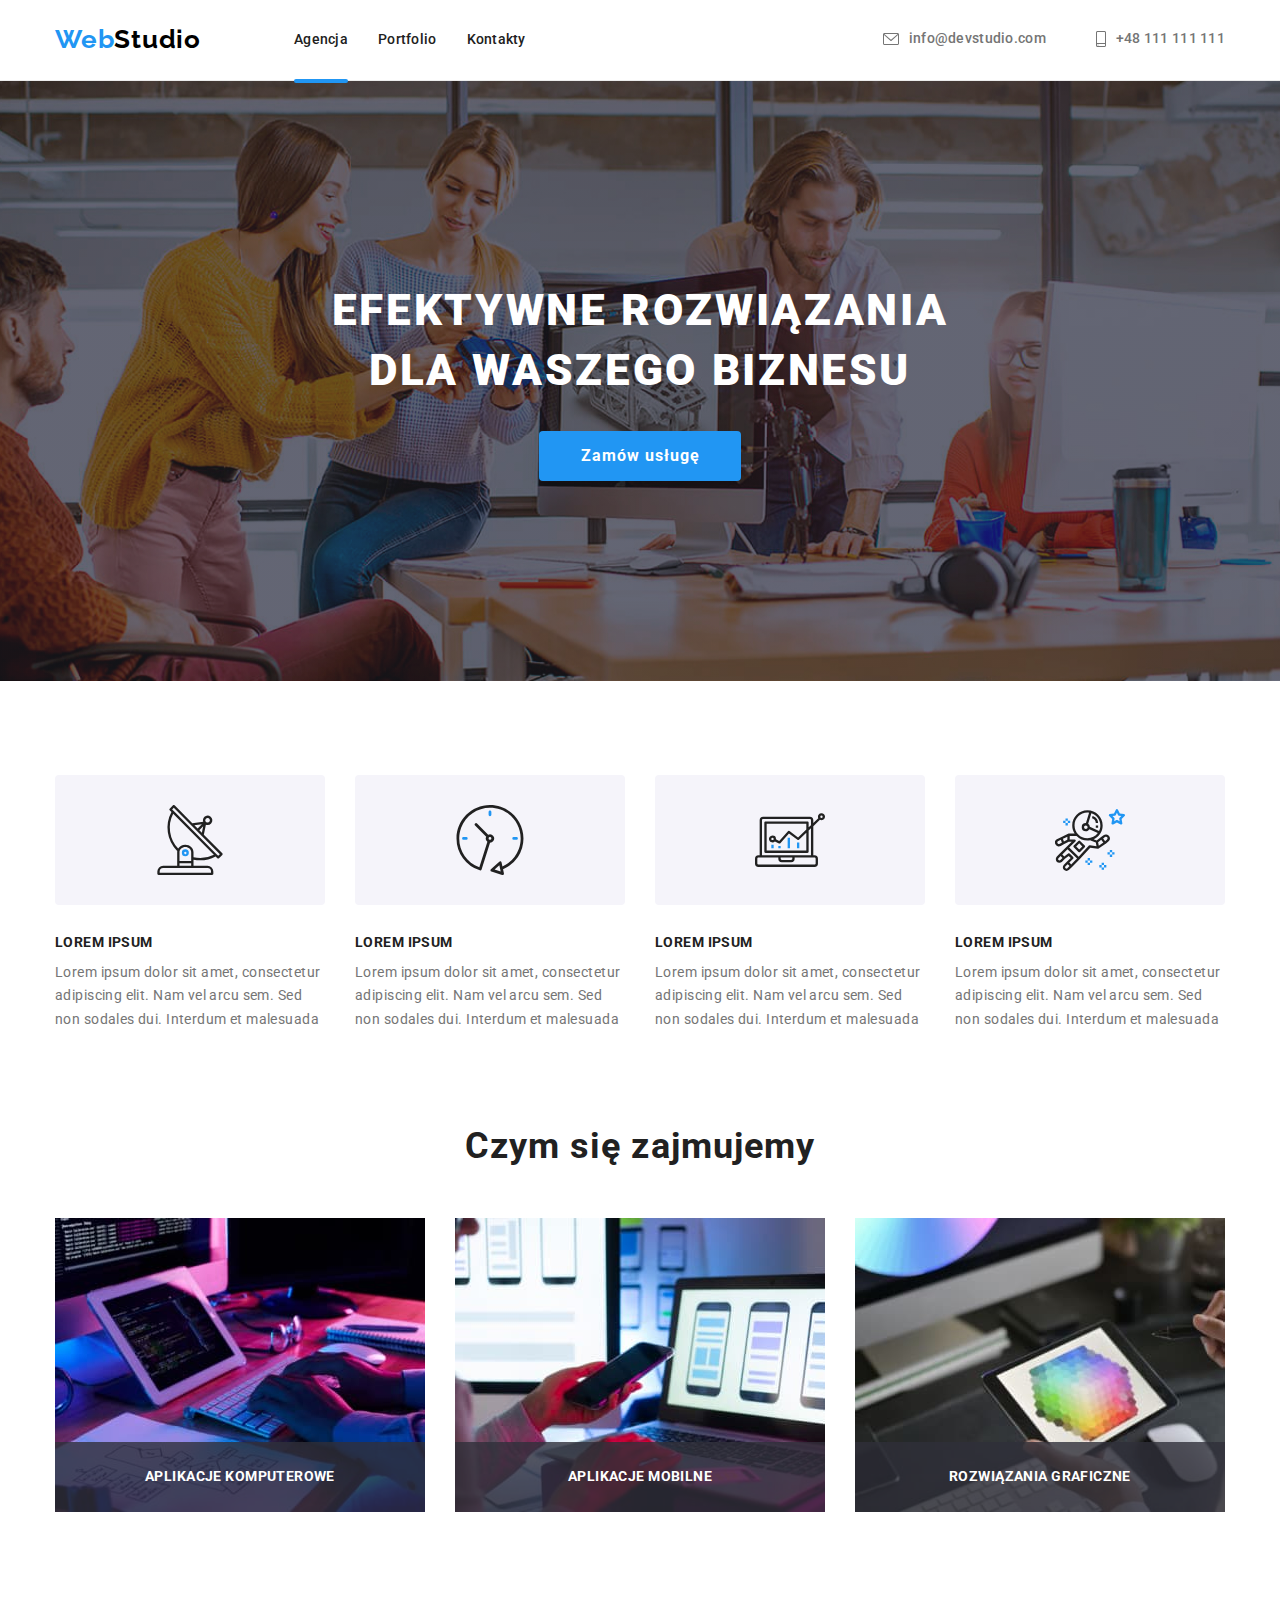
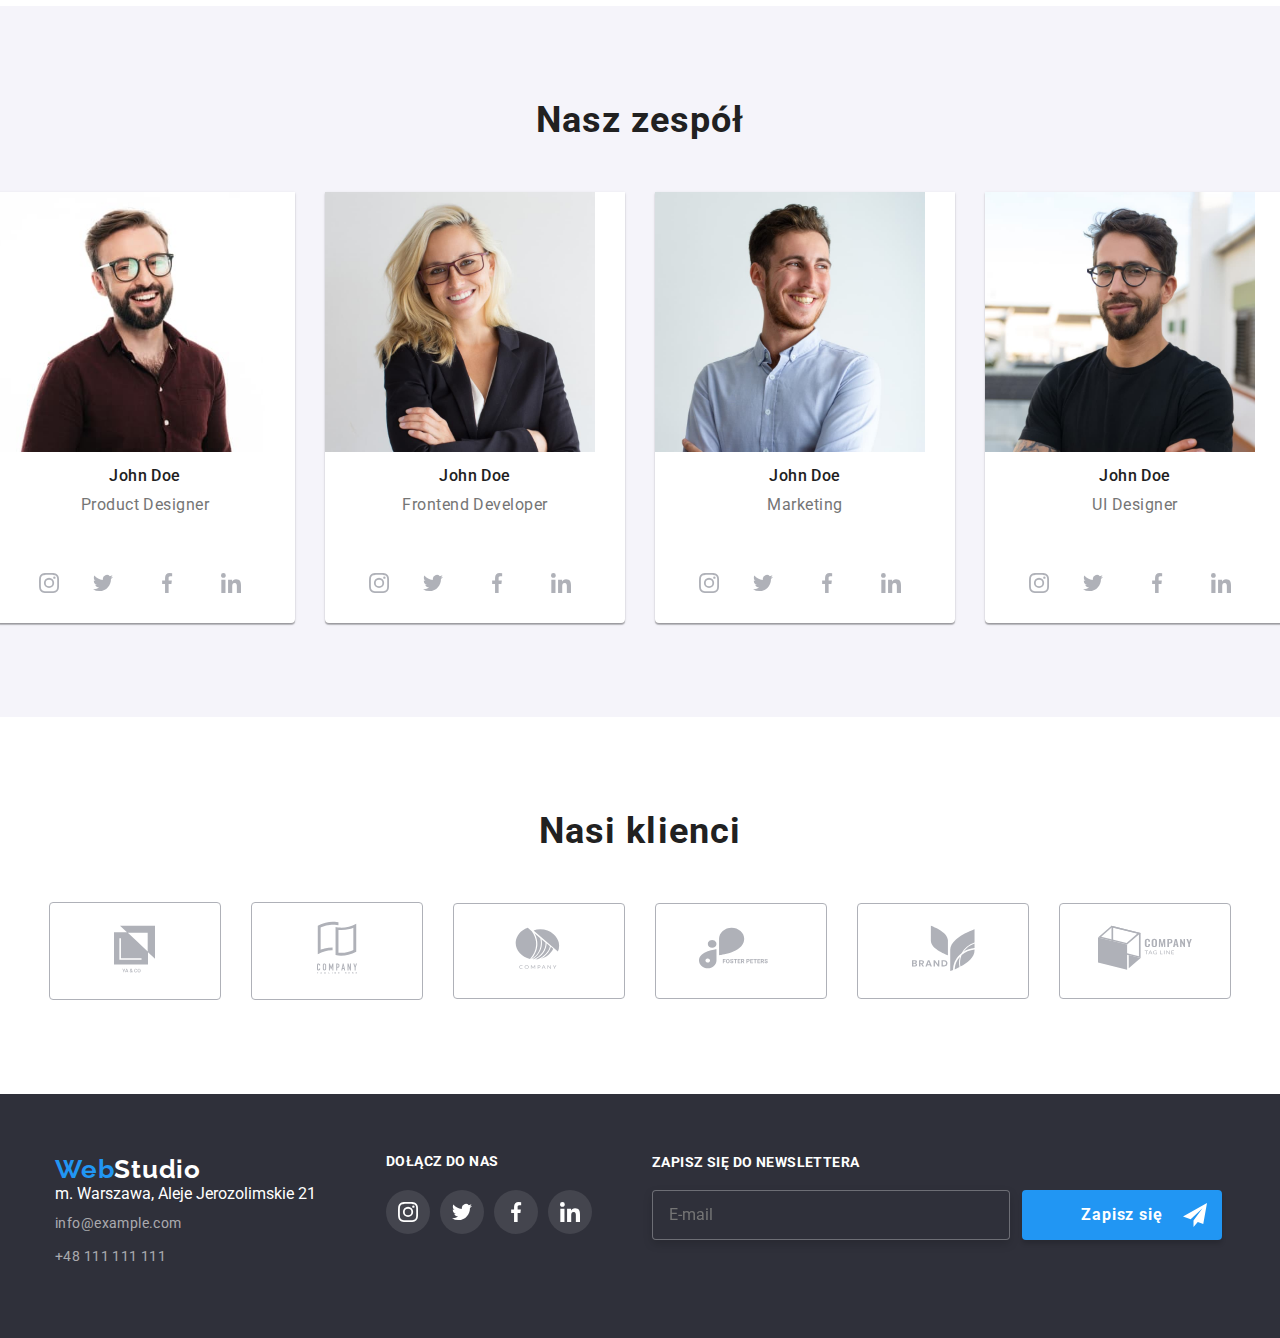
<file: index.html>
<!DOCTYPE html>
<html lang="pl">
    <head>
        <meta charset="utf-8" />
        <title>Studio</title>
        <link
            rel="stylesheet"
            href="https://cdnjs.cloudflare.com/ajax/libs/modern-normalize/1.0.0/modern-normalize.min.css"
        />
        <link rel="stylesheet" href="./css/styles.css" />
        <link rel="preconnect" href="https://fonts.googleapis.com" />
        <link rel="preconnect" href="https://fonts.gstatic.com" crossorigin />
        <link
            href="https://fonts.googleapis.com/css2?family=Raleway:wght@700&family=Roboto:wght@400;500;700;900&display=swap"
            rel="stylesheet"
        />
    </head>
    <body>
        <header class="page-header">
            <div class="container">
                <nav>

                
                    <a href="index.html"
                        >Web<span class="studio-black">Studio</span></a
                    >
                    <ul class="nav-list">
                        <li><a class="active-link" href="#">Agencja</a></li>
                        <li><a href="portfolio.html">Portfolio</a></li>
                        <li><a href="#">Kontakty</a></li>
                    </ul>
                </nav>
                <aside class="contacts">
                    <div class="mail">
                    <a href="mailto:info@devstudio.com"><svg class="envelope-icon" width="16" height="12">
                        <use href="./images/icons.svg#message"></use>
                    </svg>info@devstudio.com</a>
                    
                    </div>
                    <div class="tel">
                    <a href="tel:48111111111"><svg class="smartphone-icon" width="10" height="16">
                        <use href="./images/icons.svg#phone"></use>
                        </svg>+48 111 111 111</a>
                    </div>
                </aside>
            </div>
        </header>
        <main>
            <section class="section-content">
                <div class="container heading">
                    <h1 class="first-heading">
                        EFEKTYWNE ROZWIĄZANIA <br />
                        DLA WASZEGO BIZNESU
                    </h1>
                    <button class="order" type="button" data-modal-open>
                        <span class="text-order">Zamów usługę</span>
                    </button>
                </div>
            </section>

            <section class="section-list">
                <div class="container">
                    <ul class="lorem-list">
                        <li>
                            <div class="our-atributes">
                                <svg width="70" height="70">
                                    <use href="./images/icons.svg#satelite"></use>
                                </svg>
                            </div>
                            <h3>LOREM IPSUM</h3>
                            <p>
                                Lorem ipsum dolor sit amet, consectetur
                                adipiscing elit. Nam vel arcu sem. Sed non
                                sodales dui. Interdum et malesuada
                            </p>
                        </li>
                        <li>
                            <div class="our-atributes">
                                <svg width="70" height="70">
                                    <use href="./images/icons.svg#clock"></use>
                                </svg>
                            </div>
                            <h3>LOREM IPSUM</h3>
                            <p>
                                Lorem ipsum dolor sit amet, consectetur
                                adipiscing elit. Nam vel arcu sem. Sed non
                                sodales dui. Interdum et malesuada
                            </p>
                        </li>
                        <li>
                            <div class="our-atributes">
                                <svg width="70" height="70">
                                    <use href="./images/icons.svg#diagram1"></use>
                                </svg>
                            </div>
                            <h3>LOREM IPSUM</h3>
                            <p>
                                Lorem ipsum dolor sit amet, consectetur
                                adipiscing elit. Nam vel arcu sem. Sed non
                                sodales dui. Interdum et malesuada
                            </p>
                        </li>
                        <li>
                            <div class="our-atributes">
                                <svg width="70" height="70">
                                    <use href="./images/icons.svg#astronaut"></use>
                                </svg>
                            </div>
                            <h3>LOREM IPSUM</h3>
                            <p>
                                Lorem ipsum dolor sit amet, consectetur
                                adipiscing elit. Nam vel arcu sem. Sed non
                                sodales dui. Interdum et malesuada
                            </p>
                        </li>
                    </ul>
                </div>
            </section>

            <section class="section">
                <h2 class="second-heading-one">Czym się zajmujemy</h2>
                <div class="container images">
                <ul class="images">
                    <li><div class="offers">
                        <img
                            src="images/tablet.jpg"
                            alt="tablet"
                            width="370"
                            height="294"
                        />
                        <p>APLIKACJE KOMPUTEROWE</p></div>
                    </li>
                    <li><div class="offers">
                        <img
                            src="images/laptop.jpg"
                            alt="laptop"
                            width="370"
                            height="294"
                        />
                        <p>APLIKACJE MOBILNE</p></div>
                    </li>
                    <li><div class="offers">
                        <img
                            src="images/telephone.jpg"
                            alt="telephone"
                            width="370"
                            height="294"
                        />
                        <p>ROZWIĄZANIA GRAFICZNE</p>
                    </div></li>
                </ul>
                </div>
            </section>

            <section class="section-cards">
                <h2 class="second-heading">Nasz zespół</h2>
                <div class="container">
                <ul class="cards">
                    <li>
                        <figure>
                            <img class="image"
                                src="images/p1.jpg"
                                alt="a man with glassess"
                                width="270"
                                height="260"
                            />
                            <figcaption class="job-list">
                                <h3>John Doe</h3>
                                <span>Product Designer</span>
                            </figcaption>
                        </figure>
                        <div class="social-media">
                        <a class="instagram-icon" href="#"><svg width="20" height="20">
                            <use href="./images/icons.svg#instagram"></use>
                        </svg></a>
                        <a class="twitter-icon" href="#"><svg width="20" height="20">
                            <use href="./images/icons.svg#twitter"></use>
                        </svg></a>
                        <a class="facebook-icon"><svg width="20" height="20">
                            <use href="./images/icons.svg#facebook"></use>
                        </svg></a>
                        <a class="linkedin-icon"><svg width="20" height="20">
                            <use href="./images/icons.svg#likedin"></use>
                        </svg></a>
                        </div>
                    </li>
                    <li>
                        <figure>
                            <img class="image"
                                src="images/p2.jpg"
                                alt="a woman with blond hair"
                                width="270"
                                height="260"
                            />
                            <figcaption class="job-list">
                                <h3>John Doe</h3>
                                <span>Frontend Developer</span>
                            </figcaption>
                        </figure>
                        <div class="social-media">
                            <a class="instagram-icon" href="#"><svg width="20" height="20">
                                <use href="./images/icons.svg#instagram"></use>
                            </svg></a>
                            <a class="twitter-icon" href="#"><svg width="20" height="20">
                                <use href="./images/icons.svg#twitter"></use>
                            </svg></a>
                            <a class="facebook-icon"><svg width="20" height="20">
                                <use href="./images/icons.svg#facebook"></use>
                            </svg></a>
                            <a class="linkedin-icon"><svg width="20" height="20">
                                <use href="./images/icons.svg#likedin"></use>
                            </svg></a>
                            </div>  
                    </li>
                    <li>
                        <figure>
                            <img class="image"
                                src="images/p3.jpg"
                                alt="a man in blue shirt"
                                width="270"
                                height="260"
                            />

                            <figcaption class="job-list">
                                <h3>John Doe</h3>
                                <span> Marketing</span>
                            </figcaption>
                        </figure>
                        <div class="social-media">
                            <a class="instagram-icon" href="#"><svg width="20" height="20">
                                <use href="./images/icons.svg#instagram"></use>
                            </svg></a>
                            <a class="twitter-icon" href="#"><svg width="20" height="20">
                                <use href="./images/icons.svg#twitter"></use>
                            </svg></a>
                            <a class="facebook-icon"><svg width="20" height="20">
                                <use href="./images/icons.svg#facebook"></use>
                            </svg></a>
                            <a class="linkedin-icon"><svg width="20" height="20">
                                <use href="./images/icons.svg#likedin"></use>
                            </svg></a>
                            </div>  
                    </li>
                    <li>
                        <figure>
                            <img class="image"
                                src="images/p4.jpg"
                                alt="a man in a T-shirt"
                                width="270"
                                height="260"
                            />
                            <figcaption class="job-list">
                                <h3>John Doe</h3>
                                <span> UI Designer</span>
                            </figcaption>
                        </figure>
                        <div class="social-media">
                            <a class="instagram-icon" href="#"><svg width="20" height="20">
                                <use href="./images/icons.svg#instagram"></use>
                            </svg></a>
                            <a class="twitter-icon" href="#"><svg width="20" height="20">
                                <use href="./images/icons.svg#twitter"></use>
                            </svg></a>
                            <a class="facebook-icon" href="#"><svg width="20" height="20">
                                <use href="./images/icons.svg#facebook"></use>
                            </svg></a>
                            <a class="linkedin-icon" href="#"><svg width="20" height="20">
                                <use href="./images/icons.svg#likedin"></use>
                            </svg></a>
                            </div>
                    </li>
                </ul>
                </div>
                <section class="section clients">
                    <h2 class="third-heading">Nasi klienci</h2>
                    <div>
                        <ul class="container-clients">
                            <li class="signs"><svg class="logos" width="106" height="61">
                            <use href="./images/icons.svg#logo1"></use>
                        </svg></li>
                        <li class="signs"><svg class="logos" width="106" height="61">
                            <use href="./images/icons.svg#logo2"></use>
                        </svg></li>
                        <li class="signs"><svg class="logos" width="106" height="60">
                            <use href="./images/icons.svg#logo3"></use>
                        </svg></li>
                        <li class="signs"><svg class="logos"  width="106" height="60">
                            <use href="./images/icons.svg#logo4"></use>
                        </svg></li>
                        <li class="signs"><svg class="logos" width="106" height="60">
                            <use href="./images/icons.svg#logo5"></use>
                        </svg></li>
                        <li class="signs"><svg class="logos" width="106" height="60">
                            <use href="./images/icons.svg#logo6"></use>
                        </svg></li>
                    </ul></div>

</section>

<footer class="footer-wrapper">
    
    <div class="container footer">
        <div class="four-elements">
            
   <div class="two-elements"><div> <a class="logo" href="index.html"
        >Web<span class="studio-white">Studio</span></a
    >
    <address class="company-info">
        <span>m. Warszawa, Aleje Jerozolimskie 21</span>
        <div class="second-contacts">
            <a href="info@example.com">info@example.com</a>
            <a href="+48111111111">+48 111 111 111</a></div>
        </address>
        </div>
        <div>
            <h4 class="join">DOŁĄCZ DO NAS</h4>
            <div class="join-us">
               <a class="join-us-svg" href="#"><svg width="20" height="20">
                <use href="./images/icons.svg#instagram"></use>
            </svg></a>
            <a class="join-us-svg" href="#"><svg width="20" height="20">
                <use href="./images/icons.svg#twitter"></use>
            </svg></a>
            <a class="join-us-svg" href="#"><svg width="20" height="20">
                <use href="./images/icons.svg#facebook"></use>
            </svg></a>
            <a class="join-us-svg" href="#"><svg width="20" height="20">
                <use class="join-us-svg" href="./images/icons.svg#likedin"></use>
            </svg></a></div>
            
            </div></div>
            <form class="newsletter-form">
                <label class="label-newsletter">
                  ZAPISZ SIĘ DO NEWSLETTERA
                  <input class="email" type="email" name="email" placeholder="E-mail">
                </label>
                <button class="subscribe" type="submit">Zapisz się<svg class="arrow" width="24" height="24">
                    <use href="./images/icons.svg#icon-icon-send"></use>
                </svg></button>
            </form>
        </div>
            
</div>
</div>
</footer>
<div class="backdrop is-hidden" data-modal>
    <div class="modal">
        <h5 class="command">Zostaw swoje dane w formularzu poniżej</h5>
                <label class="label-personal-data">
              Imie
              <input class="input-personal-data" type="first-name" name="first-name"><svg class="svg-personal-data" width="18" height="18">
                <use href="./images/icons.svg#icon-person-black-18dp-1"></use>
            </svg>
            </label>
            <label class="label-personal-data">
                Telefon
                <input class="input-personal-data" type="telephone" name="telephone"><svg class="svg-personal-data" width="18" height="18">
                  <use href="./images/icons.svg#icon-phone-black-18dp-1"></use>
              </svg>
              </label>
              <label class="label-personal-data">
                Email
                <input class="input-personal-data" type="email" name="email"><svg class="svg-personal-data" width="18" height="18">
                  <use href="./images/icons.svg#icon-email-black-18dp-1"></use>
              </svg>
              </label>
              <label class="label-personal-data">
                Komentarz
                <textarea class="textarea-command" name="command" rows="5" placeholder="Wprowadź tekst"></textarea>
              </label>
                <label class="send">
                    <input class="statement" type="checkbox" name="statement">
                    <svg class="box" width="11" height="8"><use href="./images/icons.svg#icon-Vector-1"></use></svg>
                    Oświadczam iż akceptuję <a class="reference" href="Regulamin.html">Regulamin</a> i <a class="reference" href="Politykę Prywatności.html">Politykę Prywatności.</a>
                    </label>
                    <button class="button-send" type="submit">Wyślij</button>
                    
        </form>
<button type="button" class="close-btn" data-modal-close>X</button>
</div>
</div>
<script src="./js/modal.js"></script>
</body>
</html>
</file>
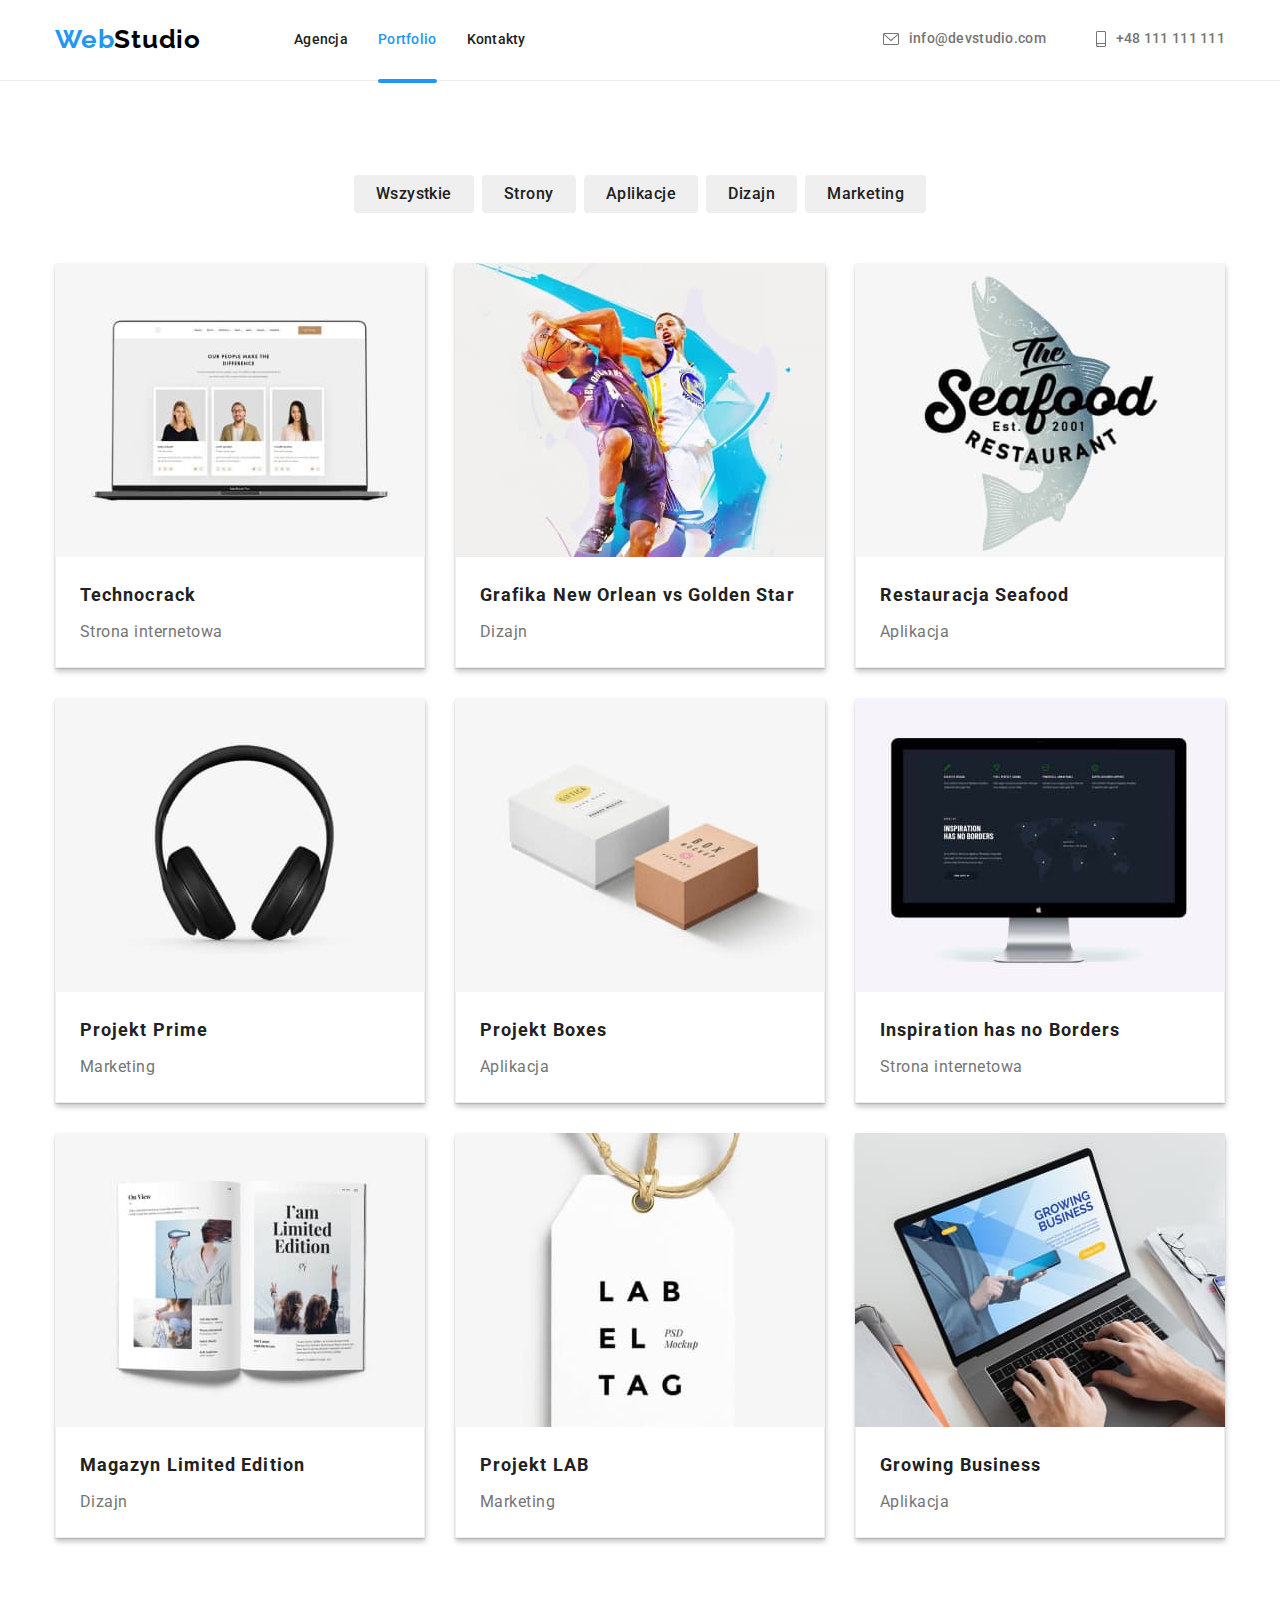
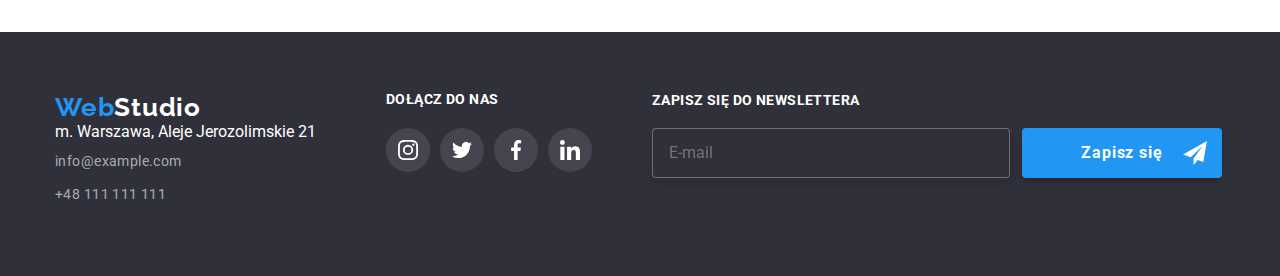
<file: portfolio.html>
<!DOCTYPE html>
<html lang="pl">
    <head>
        <meta charset="utf-8" />
        <title>Portfolio</title>
        <link
            rel="stylesheet"
            href="https://cdnjs.cloudflare.com/ajax/libs/modern-normalize/1.0.0/modern-normalize.min.css"
        />
        <link rel="stylesheet" href="./css/styles.css" />
        <link rel="preconnect" href="https://fonts.googleapis.com" />
        <link rel="preconnect" href="https://fonts.gstatic.com" crossorigin />
        <link
            href="https://fonts.googleapis.com/css2?family=Raleway:wght@700&family=Roboto:wght@400;500;700;900&display=swap"
            rel="stylesheet"
        />
    </head>
    <body>
        <header class="page-header">
            <div class="container header">
                <nav>
                    <a href="index.html"
                        >Web<span class="studio-black">Studio</span></a
                    >
                    <ul class="nav-list">
                        <li><a href="#">Agencja</a></li>
                        <li>
                            <a class="nav-link active-link" href="portfolio.html"
                                >Portfolio</a
                            >
                        </li>
                        <li><a href="#">Kontakty</a></li>
                    </ul>
                </nav>
                <aside class="contacts">
                    <div class="mail">
                    <a href="mailto:info@devstudio.com"><svg class="envelope-icon" width="16" height="12">
                        <use href="./images/icons.svg#message"></use>
                    </svg>info@devstudio.com</a>
                    
                    </div>
                    <div class="tel">
                    <a href="tel:48111111111"><svg class="smartphone-icon" width="10" height="16">
                        <use href="./images/icons.svg#phone"></use>
                        </svg>+48 111 111 111</a>
                    </div>
                </aside>
            </div>
        </header>
        <main>
            <div class="container buttons">
                <ul class="button-list">
                    <li><button type="button">Wszystkie</button></li>
                    <li><button type="button">Strony</button></li>
                    <li><button type="button">Aplikacje</button></li>
                    <li><button type="button">Dizajn</button></li>
                    <li><button type="button">Marketing</button></li>
                </ul>
            </div>
            <section class="section-portfolio">
                <div class="container list">
                    <ul class="project-list">
                        <li class="project-list-item">
                            <figure class="figure-item">
                                <div class="slide-box"><img
                                    class="image"
                                    src="images/three-people.jpg"
                                    alt="photos of three people"
                                    width="370"
                                    height="294"
                                /><div class="box-overlay">Technocrack jest popularną platformą wykorzystywaną do rozpowszechniania koronawirusa. Firmy wykorzystują tę platformę do celów szpiegowskich i ataków na niezabezpieczone serwery konkurencji</div>
                            </div>
                                <figcaption class="figcaption-item">
                                    <h3>Technocrack</h3>
                                    <span>Strona internetowa</span>
                                </figcaption>
                            </figure>
                        </li>
                        <li class="project-list-item">
                            <figure>
                                <div class="slide-box">
                                <img class="image"
                                    src="images/basketballers.jpg"
                                    alt="basketball players in action"
                                    width="370"
                                    height="294"
                                /><div class="box-overlay">Technocrack jest popularną platformą wykorzystywaną do rozpowszechniania koronawirusa. Firmy wykorzystują tę platformę do celów szpiegowskich i ataków na niezabezpieczone serwery konkurencji</div>
                            </div>
                                <figcaption class="figcaption-item">
                                    <h3>Grafika New Orlean vs Golden Star</h3>
                                    <span>Dizajn</span>
                                </figcaption>
                            </figure>
                        </li>

                        <li class="project-list-item">
                            <figure>
                                <div class="slide-box">
                                <img class="image"
                                    src="images/seafood-restaurant.jpg"
                                    alt="a logo of the seafood restaurant "
                                    width="370"
                                    height="294"
                                /><div class="box-overlay">Technocrack jest popularną platformą wykorzystywaną do rozpowszechniania koronawirusa. Firmy wykorzystują tę platformę do celów szpiegowskich i ataków na niezabezpieczone serwery konkurencji</div>
                            </div>
                                <figcaption class="figcaption-item" >
                                    <h3>Restauracja Seafood</h3>
                                    <span>Aplikacja</span>
                                </figcaption>
                            </figure>
                        </li>
                        <li class="project-list-item">
                            <figure>
                                <div class="slide-box">
                                <img class="image"
                                    src="images/headphones.jpg"
                                    alt="a photo of the headphones"
                                    width="370"
                                    height="294"
                                /><div class="box-overlay">Technocrack jest popularną platformą wykorzystywaną do rozpowszechniania koronawirusa. Firmy wykorzystują tę platformę do celów szpiegowskich i ataków na niezabezpieczone serwery konkurencji</div>
                            </div>
                                <figcaption class="figcaption-item"">
                                    <h3>Projekt Prime</h3>
                                    <span>Marketing</span>
                                </figcaption>
                            </figure>
                        </li>
                        <li class="project-list-item">
                            <figure>
                                <div class="slide-box">
                                <img class="image"
                                    src="images/boxes.jpg"
                                    alt="a photo of two different boxes"
                                    width="370"
                                    height="294"
                                /><div class="box-overlay">Technocrack jest popularną platformą wykorzystywaną do rozpowszechniania koronawirusa. Firmy wykorzystują tę platformę do celów szpiegowskich i ataków na niezabezpieczone serwery konkurencji</div>
                            </div>
                                <figcaption class="figcaption-item">
                                    <h3>Projekt Boxes</h3>
                                    <span>Aplikacja</span>
                                </figcaption>
                            </figure>
                        </li>
                        <li class="project-list-item">
                            <figure>
                                <div class="slide-box">
                                <img class="image"
                                    src="images/screen.jpg"
                                    alt="a photo of a screen"
                                    width="370"
                                    height="294"
                                /><div class="box-overlay">Technocrack jest popularną platformą wykorzystywaną do rozpowszechniania koronawirusa. Firmy wykorzystują tę platformę do celów szpiegowskich i ataków na niezabezpieczone serwery konkurencji</div>
                            </div>
                                <figcaption class="figcaption-item"">
                                    <h3>Inspiration has no Borders</h3>
                                    <span>Strona internetowa</span>
                                </figcaption>
                            </figure>
                        </li>
                        <li class="project-list-item">
                            <figure>
                                <div class="slide-box">
                                <img class="image"
                                    src="images/book.jpg"
                                    alt="a photo of a book"
                                    width="370"
                                    height="294"
                                /><div class="box-overlay">Technocrack jest popularną platformą wykorzystywaną do rozpowszechniania koronawirusa. Firmy wykorzystują tę platformę do celów szpiegowskich i ataków na niezabezpieczone serwery konkurencji</div>
                            </div>
                                <figcaption class="figcaption-item">
                                    <h3>Magazyn Limited Edition</h3>
                                    <span>Dizajn</span>
                                </figcaption>
                            </figure>
                        </li>
                        <li class="project-list-item">
                            <figure>
                                <div class="slide-box">
                                <img class="image"
                                    src="images/label.jpg"
                                    alt="a photo of a label tag"
                                    width="370"
                                    height="294"
                                /><div class="box-overlay">Technocrack jest popularną platformą wykorzystywaną do rozpowszechniania koronawirusa. Firmy wykorzystują tę platformę do celów szpiegowskich i ataków na niezabezpieczone serwery konkurencji</div>
                            </div>
                                <figcaption class="figcaption-item" >
                                    <h3>Projekt LAB</h3>
                                    <span>Marketing</span>
                                </figcaption>
                            </figure>
                        </li>
                        <li class="project-list-item">
                            <figure>
                                <div class="slide-box">
                                <img class="image"
                                    src="images/notebook.jpg"
                                    alt="a photo of a notebook"
                                    width="370"
                                    height="294"
                                /><div class="box-overlay">Technocrack jest popularną platformą wykorzystywaną do rozpowszechniania koronawirusa. Firmy wykorzystują tę platformę do celów szpiegowskich i ataków na niezabezpieczone serwery konkurencji</div>
                            </div>
                                <figcaption class="figcaption-item" >
                                    <h3>Growing Business</h3>
                                    <span>Aplikacja</span>
                                </figcaption>
                            </figure>
                        </li>
                    </ul>
                </div>
            </section>
        </main>
        <footer class="footer-wrapper">
    
            <div class="container footer">
                <div class="four-elements">
                    
           <div class="two-elements"><div> <a class="logo" href="index.html"
                >Web<span class="studio-white">Studio</span></a
            >
            <address class="company-info">
                <span>m. Warszawa, Aleje Jerozolimskie 21</span>
                <div class="second-contacts">
                    <a href="info@example.com">info@example.com</a>
                    <a href="+48111111111">+48 111 111 111</a></div>
                </address>
                </div>
                <div>
                    <h4 class="join">DOŁĄCZ DO NAS</h4>
                    <div class="join-us">
                       <a class="join-us-svg" href="#"><svg width="20" height="20">
                        <use href="./images/icons.svg#instagram"></use>
                    </svg></a>
                    <a class="join-us-svg" href="#"><svg width="20" height="20">
                        <use href="./images/icons.svg#twitter"></use>
                    </svg></a>
                    <a class="join-us-svg" href="#"><svg width="20" height="20">
                        <use href="./images/icons.svg#facebook"></use>
                    </svg></a>
                    <a class="join-us-svg" href="#"><svg width="20" height="20">
                        <use class="join-us-svg" href="./images/icons.svg#likedin"></use>
                    </svg></a></div>
                    
                    </div></div>
                    <form class="newsletter-form">
                        <label class="label-newsletter">
                          ZAPISZ SIĘ DO NEWSLETTERA
                          <input class="email" type="email" name="email" placeholder="E-mail">
                        </label>
                        <button class="subscribe" type="submit">Zapisz się<svg class="arrow" width="24" height="24">
                            <use href="./images/icons.svg#icon-icon-send"></use>
                        </svg></button>
                    </form>
                </div>
                    
        </div>
        </div>
        </footer>
        </body>
        </html>
</file>
<file: css/styles.css>
:root {
    --dodgerblue: #2196f3;
    --black: #000000;
    --white: #ffffff;
    --darkgrey: #212121;
    --lightgrey: #757575;
    --verydarkgrey: #2f303a;
    --clearwhite: #ffffff99;
    --verylightgrey: #afb1b8;
    --greybeinggradient: rgba(47, 48, 58, 0.4);
}
body {
    font-family: 'Roboto', sans-serif;
    color: var(--darkgrey);
}
ul,
p,
h1,
h2,
h3,
h4,
figure {
    margin: 0;
    padding: 0;
}
.container {
    max-width: 1200px;
    margin: 0 auto;
    padding: 0 15px;
}
.backdrop {
    position: fixed;
    top: 0;
    left: 0;
    width: 100%;
    height: 100%;
    background-color: rgba(0, 0, 0, 0.2);
    display: flex;
    align-items: center;
    justify-content: center;
    transition-property: transform;
    transition-duration: 250ms;
    transition-timing-function: cubic-bezier(0.4, 0, 0.2, 1);
}
.close-btn {
    position: absolute;
    top: 8px;
    right: 8px;
    width: 30px;
    height: 30px;
    border-radius: 50%;
    cursor: pointer;
    background: #ffffff;
    border: 1px solid rgba(0, 0, 0, 0.1);
}
.modal {
    position: relative;
    width: 100%;
    max-width: 528px;
    height: 581px;
    background-color: #ffffff;
    box-shadow: 0px 1px 3px rgba(0, 0, 0, 0.12), 0px 1px 1px rgba(0, 0, 0, 0.14),
        0px 2px 1px rgba(0, 0, 0, 0.2);
    border-radius: 4px;
}

.is-hidden {
    pointer-events: none;
    visibility: hidden;
    opacity: 0;
    transform: scale(0);
}
.section-content {
    max-width: 1600px;
    margin: 0 auto;
    background-image: linear-gradient(
            var(--greybeinggradient),
            var(--greybeinggradient)
        ),
        url('../images/office.jpg');
    background-repeat: no-repeat;
    background-position: center;
    background-size: cover;
    background-color: var(--verydarkgrey);
}
.contacts a {
    text-decoration: none;
    font-weight: 500;
    font-size: 14px;
    line-height: 1.14;
    letter-spacing: 0.02em;
    color: var(--lightgrey);
}
.contacts a:hover,
.contacts a:focus {
    color: var(--dodgerblue);
    transition-property: color;
    transition-duration: 250ms;
    transition-timing-function: cubic-bezier(0.4, 0, 0.2, 1);
}
.mail a:hover svg {
    fill: var(--dodgerblue);
    transition-property: fill;
    transition-duration: 250ms;
    transition-timing-function: cubic-bezier(0.4, 0, 0.2, 1);
}
.mail a:focus svg {
    fill: var(--dodgerblue);
    transition-property: fill;
    transition-duration: 250ms;
    transition-timing-function: cubic-bezier(0.4, 0, 0.2, 1);
}
.envelope-icon {
    fill: var(--lightgrey);
}
.envelope-icon:hover,
.envelope-icon:focus {
    fill: var(--dodgerblue);
    transition-property: fill;
    transition-duration: 250ms;
    transition-timing-function: cubic-bezier(0.4, 0, 0.2, 1);
}
.tel a:hover svg {
    fill: var(--dodgerblue);
    transition-property: fill;
    transition-duration: 250ms;
    transition-timing-function: cubic-bezier(0.4, 0, 0.2, 1);
}
.tel a:hover svg {
    fill: var(--dodgerblue);
    transition-property: fill;
    transition-duration: 250ms;
    transition-timing-function: cubic-bezier(0.4, 0, 0.2, 1);
}

.smartphone-icon {
    fill: var(--lightgrey);
}
.smartphone-icon:hover,
.smartphone-icon:focus {
    fill: var(--dodgerblue);
    transition-property: fill;
    transition-duration: 250ms;
    transition-timing-function: cubic-bezier(0.4, 0, 0.2, 1);
}
.mail a {
    display: flex;
    align-items: center;
    gap: 10px;
}
.tel a {
    display: flex;
    align-items: center;
    gap: 10px;
}
.active-link {
    position: relative;
}
.active-link::after {
    content: '';
    width: 100%;
    position: absolute;
    height: 4px;
    background: #2196f3;
    border-radius: 2px;
    bottom: -36px;
    left: 0;
}
.slide-box {
    position: relative;
    overflow: hidden;
}
.box-overlay {
    position: absolute;
    font-family: 'Roboto';
    font-weight: 400;
    font-size: 18px;
    line-height: 1.55;
    letter-spacing: 0.03em;
    color: #ffffff;
    background-color: rgba(33, 150, 243, 0.9);
    transform: translateY(0);
    padding: 49px 45px 24px;
    transition-property: transform;
    transition-duration: 250ms;
    transition-timing-function: cubic-bezier(0.4, 0, 0.2, 1);
}
.slide-box:hover .box-overlay {
    display: block;
    background: rgba(33, 150, 243, 0.9);
    transform: translateY(-100%);
}
.offers {
    position: relative;
}
.offers img {
    vertical-align: bottom;
}
.offers p {
    width: 100%;
    text-align: center;
    position: absolute;
    font-family: 'Roboto';
    font-weight: 700;
    font-size: 14px;
    line-height: 1.14;
    text-align: center;
    letter-spacing: 0.03em;
    text-transform: uppercase;
    color: #ffffff;
    background-color: rgba(47, 48, 58, 0.8);
    padding: 27px;
    bottom: 0;
}
.our-atributes {
    display: flex;
    align-items: center;
    justify-content: center;
    gap: 30px;
    padding-bottom: 30px;
    border-radius: 4px;
    background-color: #f5f4fa;
    padding: 30px 0px;
    margin-bottom: 30px;
}
.logos {
    fill: #afb1b8;
}
.signs {
    padding: 15px 32px;
    border: 1px solid #afb1b8;
    border-radius: 4px;
}

.signs:hover,
.signs:focus {
    border-color: var(--dodgerblue);
    cursor: pointer;
    transition-property: border-color;
    transition-duration: 250ms;
    transition-timing-function: cubic-bezier(0.4, 0, 0.2, 1);
}
.signs:hover svg,
.signs:focus svg {
    fill: var(--dodgerblue);
    transition-property: fill;
    transition-duration: 250ms;
    transition-timing-function: cubic-bezier(0.4, 0, 0.2, 1);
}

.clients {
    background-color: var(--white);
}
.container-clients {
    display: flex;
    gap: 30px;
    align-items: center;
    justify-content: center;
    list-style: none;
}

.social-media {
    display: flex;
    align-items: center;
    justify-content: space-between;
    gap: 10px;
    margin-top: 16px;
    margin-bottom: 18px;
    margin-left: 32px;
    margin-right: 32px;
}
.join {
    font-style: normal;
    font-style: bold;
    font-size: 14px;
    line-height: 1.14;
    letter-spacing: 0.03em;
    color: var(--white);
    padding-bottom: 20px;
}
.join-us {
    gap: 10px;
    display: flex;
}
.join-us-svg {
    background: rgba(255, 255, 255, 0.1);
    width: 44px;
    height: 44px;
    border-radius: 50%;
    display: flex;
    justify-content: center;
    align-items: center;
    fill: var(--white);
}
.join-us-svg:hover,
.join-us-svg:focus {
    background-color: var(--dodgerblue);
    cursor: pointer;
    transition-property: background-color;
    transition-duration: 250ms;
    transition-timing-function: cubic-bezier(0.4, 0, 0.2, 1);
}
.label-newsletter {
    display: flex;
    flex-direction: column;
    font-weight: 700;
    font-size: 14px;
    line-height: 1.142;
    letter-spacing: 0.03em;
    text-transform: uppercase;
    color: #ffffff;
    gap: 20px;
}
.label-personal-data {
    font-weight: 400;
    font-size: 12px;
    line-height: 1.16;
    letter-spacing: 0.01em;
    color: #757575;
    display: flex;
    flex-direction: column;
    width: 448px;
    position: relative;
    margin-left: 40px;
    padding-top: 10px;
}
.svg-personal-data {
    position: absolute;
    bottom: 11px;
    left: 12px;
    fill: #212121;
}
.input-personal-data:focus + .svg-personal-data {
    fill: #2196f3;
    transition-property: fill;
    transition-duration: 250ms;
    transition-timing-function: cubic-bezier(0.4, 0, 0.2, 1);
}
.command {
    font-weight: 700;
    font-size: 20px;
    line-height: 1.15;
    text-align: center;
    letter-spacing: 0.03em;
    color: #212121;
}
.textarea-command {
    border: 1px solid rgba(33, 33, 33, 0.2);
    border-radius: 4px;
    outline: none;
    resize: none;
    width: 100%;
    height: 120px;
    font-weight: 400;
    font-size: 12px;
    line-height: 1.16;
    letter-spacing: 0.01em;
    padding: 12px 16px 12px 16px;
}
.textarea-command:focus {
    border: 1px solid #2196f3;
    transition-property: border;
    transition-duration: 250ms;
    transition-timing-function: cubic-bezier(0.4, 0, 0.2, 1);
}
.input-personal-data {
    box-sizing: border-box;
    border: 1px solid rgba(33, 33, 33, 0.2);
    border-radius: 4px;
    width: 100%;
    height: 40px;
    margin-right: 40px;
    gap: 28px;
    padding-top: 4px;
    padding-left: 42px;
    outline: none;
}
.input-personal-data:focus {
    border: 1px solid #2196f3;
    transition-property: border;
    transition-duration: 250ms;
    transition-timing-function: cubic-bezier(0.4, 0, 0.2, 1);
}

.statement {
    font-weight: 400;
    font-size: 14px;
    text-align: center;
    line-height: 1.71;
    letter-spacing: 0.03em;
    color: #757575;
    appearance: none;
    border: 2px solid black;
    border-radius: 2px;
    width: 16px;
    height: 15px;
    margin-top: 20px;
    outline: none;
}
.statement:checked {
    background-color: #2196f3;
    border-color: #2196f3;
}
.send {
    position: relative;
    margin-top: 20px;
    margin-left: 54px;
    cursor: pointer;
}
.box {
    position: absolute;
    top: 3px;
    left: 3px;
}
.reference {
    color: #2196f3;
}
.email {
    width: 358px;
    height: 50px;
    font-family: 'Roboto';
    font-style: normal;
    font-weight: 400;
    font-size: 16px;
    line-height: 1.25;
    background: #2f303a;
    border: 1px solid rgba(255, 255, 255, 0.3);
    filter: drop-shadow(0px 4px 4px rgba(0, 0, 0, 0.15));
    border-radius: 4px;
    padding: 15px 295px 15px 16px;
}
.newsletter-form {
    display: flex;
    flex-direction: row;
    justify-content: center;
    align-items: flex-end;
    gap: 12px;
}
.button-send {
    font-weight: 700;
    font-size: 16px;
    line-height: 30px;
    display: flex;
    flex-direction: column;
    justify-content: center;
    align-items: center;
    text-align: justify;
    letter-spacing: 0.06em;
    color: #ffffff;
    background: #2196f3;
    border: 2px solid #2196f3;
    box-shadow: 0px 4px 4px rgba(0, 0, 0, 0.15);
    border-radius: 4px;
    width: 200px;
    height: 50px;
    padding-top: 10px;
    padding-bottom: 10px;
    margin-top: 30px;
    margin-left: 164px;
    margin-right: 164px;
    outline: none;
    cursor: pointer;
}
.subscribe {
    font-weight: 700;
    font-size: 16px;
    line-height: 30px;
    display: flex;
    flex-direction: column;
    justify-content: center;
    align-items: center;
    text-align: justify;
    letter-spacing: 0.06em;
    color: #ffffff;
    background: #2196f3;
    border: 2px solid #2196f3;
    box-shadow: 0px 4px 4px rgba(0, 0, 0, 0.15);
    border-radius: 4px;
    width: 200px;
    height: 50px;
    padding-top: 10px;
    padding-bottom: 10px;
    position: relative;
}
.arrow {
    position: absolute;
    right: 13px;
}
.instagram-icon {
    fill: var(--verylightgrey);
    width: 44px;
    height: 44px;
    border-radius: 50%;
    display: flex;
    justify-content: center;
    align-items: center;
}
.instagram-icon:hover,
.instagram-icon:focus {
    background-color: var(--dodgerblue);
    cursor: pointer;
    transition-property: background-color;
    transition-duration: 250ms;
    transition-timing-function: cubic-bezier(0.4, 0, 0.2, 1);
}
.instagram-icon:hover svg {
    fill: var(--white);
    transition-property: fill;
    transition-duration: 250ms;
    transition-timing-function: cubic-bezier(0.4, 0, 0.2, 1);
}

.twitter-icon {
    margin-right: 10px;
    fill: var(--verylightgrey);
    width: 44px;
    height: 44px;
    border-radius: 50%;
    display: flex;
    justify-content: center;
    align-items: center;
}
.twitter-icon:hover,
.twitter-icon:focus {
    background-color: var(--dodgerblue);
    cursor: pointer;
    transition-property: background-color;
    transition-duration: 250ms;
    transition-timing-function: cubic-bezier(0.4, 0, 0.2, 1);
}
.twitter-icon:hover svg {
    fill: var(--white);
    transition-property: fill;
    transition-duration: 250ms;
    transition-timing-function: cubic-bezier(0.4, 0, 0.2, 1);
}
.facebook-icon {
    margin-right: 10px;
    fill: var(--verylightgrey);
    width: 44px;
    height: 44px;
    border-radius: 50%;
    display: flex;
    justify-content: center;
    align-items: center;
}
.facebook-icon:hover,
.facebook-icon:focus {
    background-color: var(--dodgerblue);
    cursor: pointer;
    transition-property: background-color;
    transition-duration: 250ms;
    transition-timing-function: cubic-bezier(0.4, 0, 0.2, 1);
}
.facebook-icon:hover svg {
    fill: var(--white);
    transition-property: fill;
    transition-duration: 250ms;
    transition-timing-function: cubic-bezier(0.4, 0, 0.2, 1);
}
.linkedin-icon {
    margin-right: 10px;
    fill: var(--verylightgrey);
    width: 44px;
    height: 44px;
    border-radius: 50%;
    display: flex;
    justify-content: center;
    align-items: center;
}
.linkedin-icon:hover,
.linkedin-icon:focus {
    background-color: var(--dodgerblue);
    cursor: pointer;
    transition-property: background-color;
    transition-duration: 250ms;
    transition-timing-function: cubic-bezier(0.4, 0, 0.2, 1);
}
.linkedin-icon:hover svg {
    fill: var(--white);
    transition-property: fill;
    transition-duration: 250ms;
    transition-timing-function: cubic-bezier(0.4, 0, 0.2, 1);
}
.instagram {
    margin-right: 10px;
    border-radius: 50%;
    fill: var(--white);
    background-color: var(--verylightgrey);
}
.instagram:hover,
.instagram:focus {
    background-color: var(--dodgerblue);
    transition-property: background-color;
    transition-duration: 250ms;
    transition-timing-function: cubic-bezier(0.4, 0, 0.2, 1);
}
.twitter {
    margin-right: 10px;
    fill: var(--white);
}
.twitter:hover,
.twitter:focus {
    fill: var(--dodgerblue);
    transition-property: fill;
    transition-duration: 250ms;
    transition-timing-function: cubic-bezier(0.4, 0, 0.2, 1);
}
.facebook {
    margin-right: 10px;
    fill: var(--white);
}
.facebook:hover,
.facebook:focus {
    fill: var(--dodgerblue);
    transition-property: fill;
    transition-duration: 250ms;
    transition-timing-function: cubic-bezier(0.4, 0, 0.2, 1);
}

.linkedin {
    margin-right: 10px;
    fill: var(--white);
}
.linkedin:hover,
.linkedin:focus {
    fill: var(--dodgerblue);
    transition-property: fill;
    transition-duration: 250ms;
    transition-timing-function: cubic-bezier(0.4, 0, 0.2, 1);
}

.heading {
    display: flex;
    flex-direction: column;
    align-items: center;
    padding-top: 200px;
    padding-bottom: 200px;
}
.first-heading {
    font-weight: 900;
    font-size: 44px;
    line-height: 1.36;
    letter-spacing: 0.06em;
    text-transform: uppercase;
    color: var(--white);
    text-align: center;
    padding-bottom: 30px;
}
.order {
    display: flex;
    flex-wrap: nowrap;
    align-items: center;
    height: 50px;
    background-color: var(--dodgerblue);
    box-shadow: 0px 4px 4px rgba(0, 0, 0, 0.15);
    border-radius: 4px;
    outline: none;
    border: none;
    cursor: pointer;
    padding: 10px 41px 10px 42px;
}
.text-order {
    font-weight: 700;
    font-size: 16px;
    line-height: 1.88;
    text-align: center;
    letter-spacing: 0.06em;
    color: var(--white);
}

.section {
    padding: 94px 0;
}
.page-header {
    border-bottom-width: 1px;
    border-bottom-style: solid;
    border-bottom-color: #ececec;
}
.page-header > .container {
    display: flex;
    align-items: center;
    justify-content: space-between;
    padding-top: 24px;
    padding-bottom: 25px;
}
.page-header > .container > nav {
    display: flex;
    gap: 93px;
    align-items: center;
}
.page-header > .container > aside {
    display: flex;
    gap: 50px;
}
.page-header > .container > nav > .nav-list {
    display: flex;
    gap: 30px;
}
.page-header > .container > nav > a {
    font-family: 'Raleway';
    font-weight: 700;
    font-size: 26px;
    line-height: 1.19;
    /* identical to box height */
    letter-spacing: 0.03em;
    color: var(--dodgerblue);
    text-decoration: none;
}
.lorem-list {
    display: flex;
    list-style: none;
    justify-content: center;
    gap: 30px;
}
.list {
    padding-bottom: 0px;
}

.lorem-list h3 {
    font-weight: 700;
    font-size: 14px;
    line-height: 1.14;
    letter-spacing: 0.03em;
    text-transform: uppercase;
    color: var(--darkgrey);
    padding-bottom: 10px;
}

.lorem-list p {
    font-size: 14px;
    line-height: 1.71;
    letter-spacing: 0.03em;
    color: var(--lightgrey);
    gap: 30px;
    justify-content: flex-start;
}

.studio-black {
    color: var(--black);
}
.studio-white {
    color: var(--white);
}

.nav-list {
    list-style: none;
}
.nav-list a {
    color: var(--darkgrey);
    text-decoration: none;
    font-weight: 500;
    font-size: 14px;
    line-height: 1.14;
    letter-spacing: 0.02em;
}
.nav-list .nav-link {
    text-decoration: none;
    font-weight: 500;
    font-size: 14px;
    line-height: 1.14;
    letter-spacing: 0.02em;
    color: var(--dodgerblue);
}

.nav-list a:hover,
.nav-list a:focus {
    color: var(--dodgerblue);
    transition-property: color;
    transition-duration: 250ms;
    transition-timing-function: cubic-bezier(0.4, 0, 0.2, 1);
}

.nav-link {
    color: var(--dodgerblue);
}
.button-list {
    display: flex;
    justify-content: center;
    gap: 8px;
    padding-top: 94px;
    list-style: none;
}

.button-list button {
    font-weight: 500;
    font-size: 16px;
    line-height: 1.62;
    letter-spacing: 0.03em;
    color: var(--darkgrey);
    outline: none;
    border: none;
    border-radius: 4px;
    cursor: pointer;
    padding: 6px 22px;
}
.button-list button:hover,
.button-list button:focus {
    box-shadow: 0px 3px 1px rgba(0, 0, 0, 0.1), 0px 1px 2px rgba(0, 0, 0, 0.08),
        0px 2px 2px rgba(0, 0, 0, 0.12);
    transition-property: box-shadow;
    transition-duration: 250ms;
    transition-timing-function: cubic-bezier(0.4, 0, 0.2, 1);
}

.button-list button:hover,
.button-list button:focus {
    color: var(--white);
    background-color: var(--dodgerblue);
    transition-property: background-color;
    transition-duration: 250ms;
    transition-timing-function: cubic-bezier(0.4, 0, 0.2, 1);
}
.section-list {
    padding-top: 94px;
    padding-bottom: 0px;
}
.section-portfolio {
    padding-top: 50px;
    padding-bottom: 94px;
}
.second-heading {
    font-weight: 700;
    font-size: 36px;
    line-height: 1.16;
    letter-spacing: 0.03em;
    text-align: center;
    padding-top: 94px;
    padding-bottom: 50px;
}
.second-heading-one {
    font-weight: 700;
    font-size: 36px;
    line-height: 1.16;
    letter-spacing: 0.03em;
    text-align: center;
    padding-bottom: 50px;
}

.third-heading {
    font-weight: 700;
    font-size: 36px;
    line-height: 1.16;
    letter-spacing: 0.03em;
    text-align: center;
    padding-top: 0px;
    padding-bottom: 50px;
}
.images {
    display: flex;
    flex-direction: row;
    justify-content: center;
    list-style: none;
    gap: 30px;
}
.section-cards {
    background-color: #f5f4fa;
}
.cards {
    display: flex;
    flex-direction: row;
    justify-content: center;
    list-style: none;
    gap: 30px;
    padding-bottom: 94px;
}
.cards li {
    background: #ffffff;
    /* material shadow v1 */
    box-shadow: 0px 1px 3px rgba(0, 0, 0, 0.12), 0px 1px 1px rgba(0, 0, 0, 0.14),
        0px 2px 1px rgba(0, 0, 0, 0.2);
    border-radius: 0px 0px 4px 4px;
}
.logo {
    font-family: 'Raleway';
    font-weight: 700;
    font-size: 26px;
    line-height: 1.19;
    letter-spacing: 0.03em;
    color: var(--dodgerblue);
    text-decoration: none;
}

.footer {
    display: flex;
    flex-direction: column;
    justify-content: flex-start;
    padding-top: 60px;
    padding-bottom: 60px;
}

.footer-wrapper {
    font-style: normal;
    background-color: var(--verydarkgrey);
}
.footer-wrapper .company-info {
    background-color: var(--verydarkgrey);
    color: var(--white);
}
.company-info span {
    font-style: normal;
    padding-top: 20px;
    padding-bottom: 9px;
}
.two-elements {
    display: flex;
    justify-content: center;
    align-items: flex-start;
    gap: 70px;
}
.four-elements {
    display: flex;
    justify-content: flex-start;
    align-items: flex-start;
    gap: 60px;
}

.address {
    font-size: 14px;
    line-height: 1.71;
    letter-spacing: 0.03em;
    color: var(--white);
}
.second-contacts {
    display: flex;
    flex-direction: column;
    justify-content: flex-start;
    font-style: normal;
    padding-top: 9px;
}
.second-contacts a {
    text-decoration: none;
    font-size: 14px;
    line-height: 1.71;
    letter-spacing: 0.03em;
    color: var(--clearwhite);
    padding-bottom: 9px;
}

.second-contacts span {
    font-size: 14px;
    letter-spacing: 0.03em;
    text-decoration-line: underline;
    line-height: 1.71;
    letter-spacing: 0.03em;
    color: var(--clearwhite);
}
.second-contacts a:hover,
.second-contacts a:focus {
    color: var(--dodgerblue);
    transition-property: color;
    transition-duration: 250ms;
    transition-timing-function: cubic-bezier(0.4, 0, 0.2, 1);
}
.section {
    padding: 94px 0;
}
.project-list {
    list-style: none;
    display: flex;
    flex-wrap: wrap;
    flex-basis: calc((100%-60px) / 3);
    gap: 30px;
}
.project-list-item {
    display: flex;
    align-items: flex-start;
    box-shadow: 0px 1px 1px rgba(0, 0, 0, 0.12), 0px 4px 4px rgba(0, 0, 0, 0.06),
        1px 4px 6px rgba(0, 0, 0, 0.16);
    cursor: pointer;
}
.figcaption-item {
    display: flex;
    flex-direction: column;
    background: #ffffff;
    border-right: 1px solid #eeeeee;
    border-bottom: 1px solid #eeeeee;
    border-left: 1px solid #eeeeee;
    padding: 20px 24px;
}
.project-list h3 {
    font-weight: 700;
    font-size: 18px;
    line-height: 2;
    letter-spacing: 0.06em;
    text-align: left;
    color: var(--darkgrey);
    padding-bottom: 4px;
}

.project-list span {
    font-size: 16px;
    line-height: 1.87;
    letter-spacing: 0.03em;
    text-align: left;
    color: var(--lightgrey);
}

.job-list {
    display: flex;
    flex-direction: column;
    list-style: none;
    background-color: var(--white);
}

.image > .job-list {
    flex-grow: 1;
}

.image {
    display: block;
}

.job-list h3 {
    font-weight: 500;
    font-size: 16px;
    line-height: 1.18;
    letter-spacing: 0.03em;
    color: var(--darkgrey);
    text-align: center;
    padding-top: 15px;
    padding-bottom: 5px;
}

.job-list span {
    font-size: 16px;
    line-height: 1.18;
    letter-spacing: 0.03em;
    color: var(--lightgrey);
    text-align: center;
    padding-top: 5px;
    padding-bottom: 30px;
}
</file>
